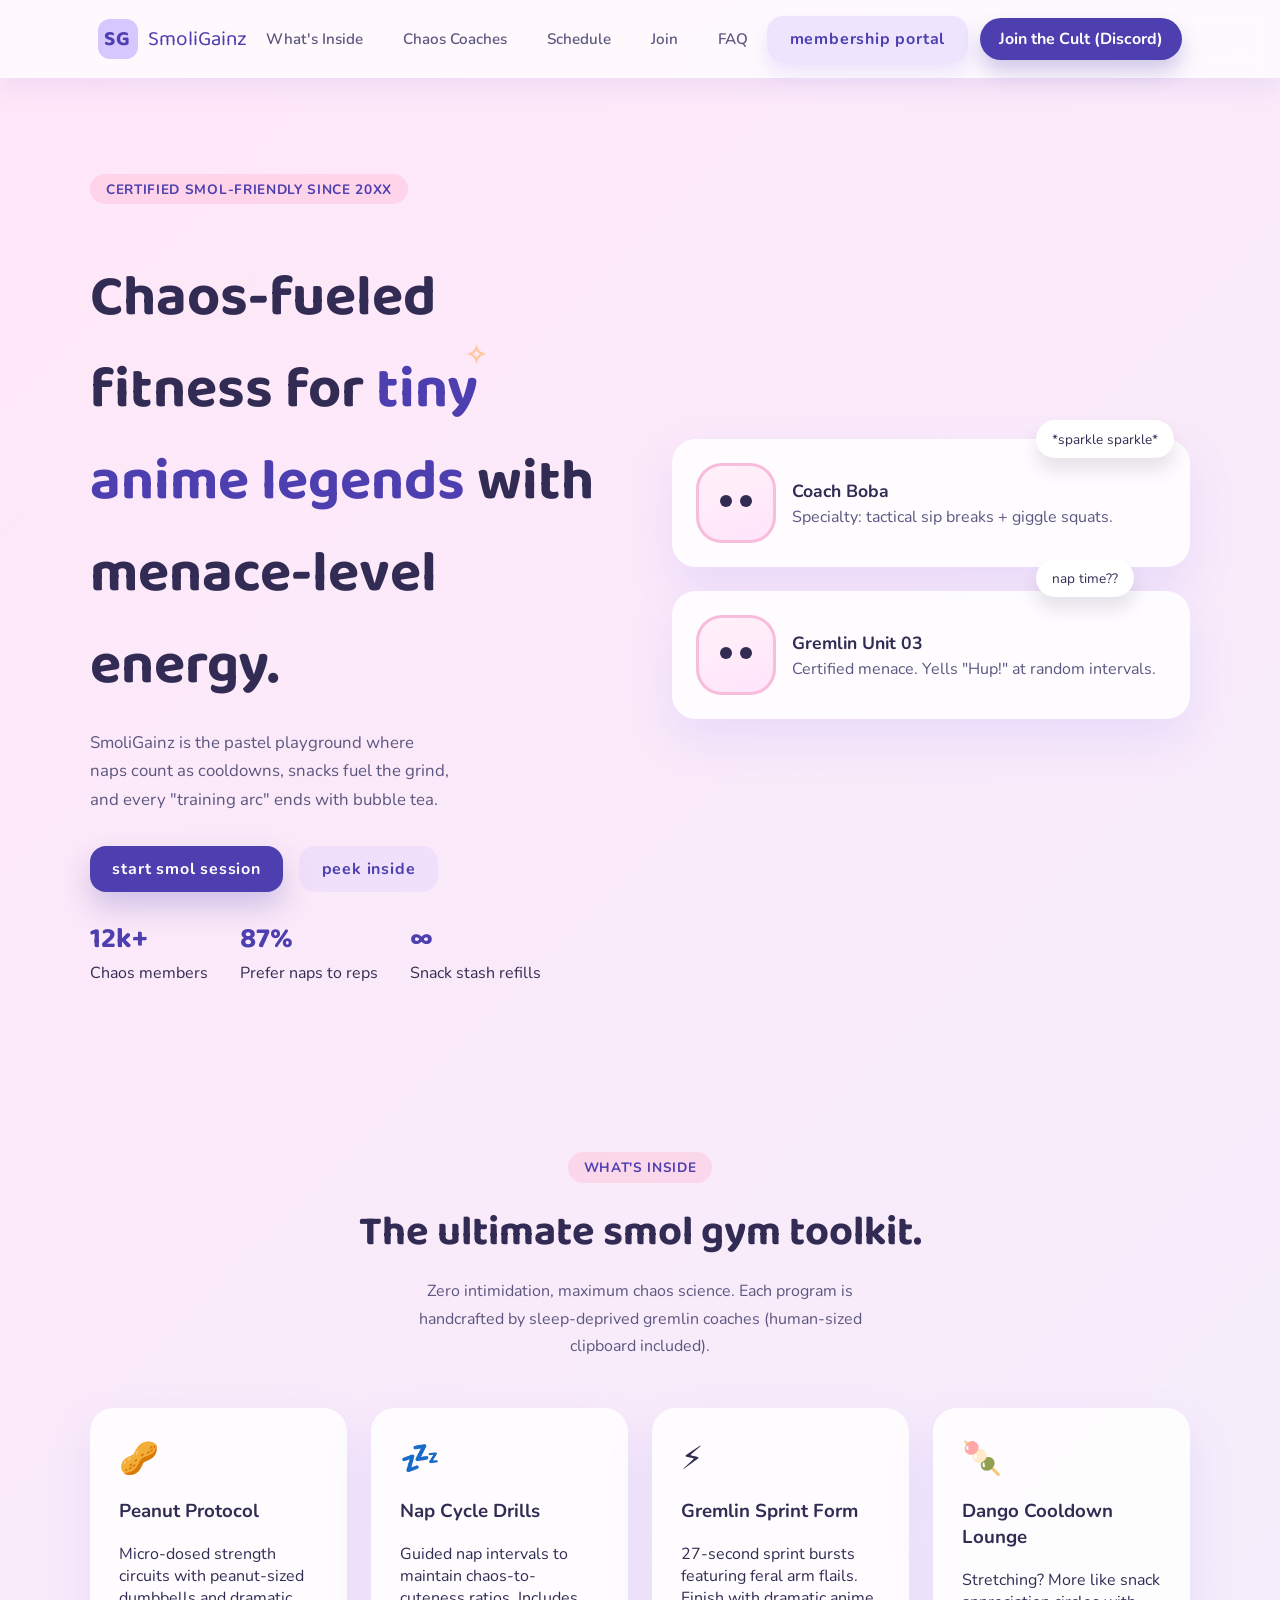
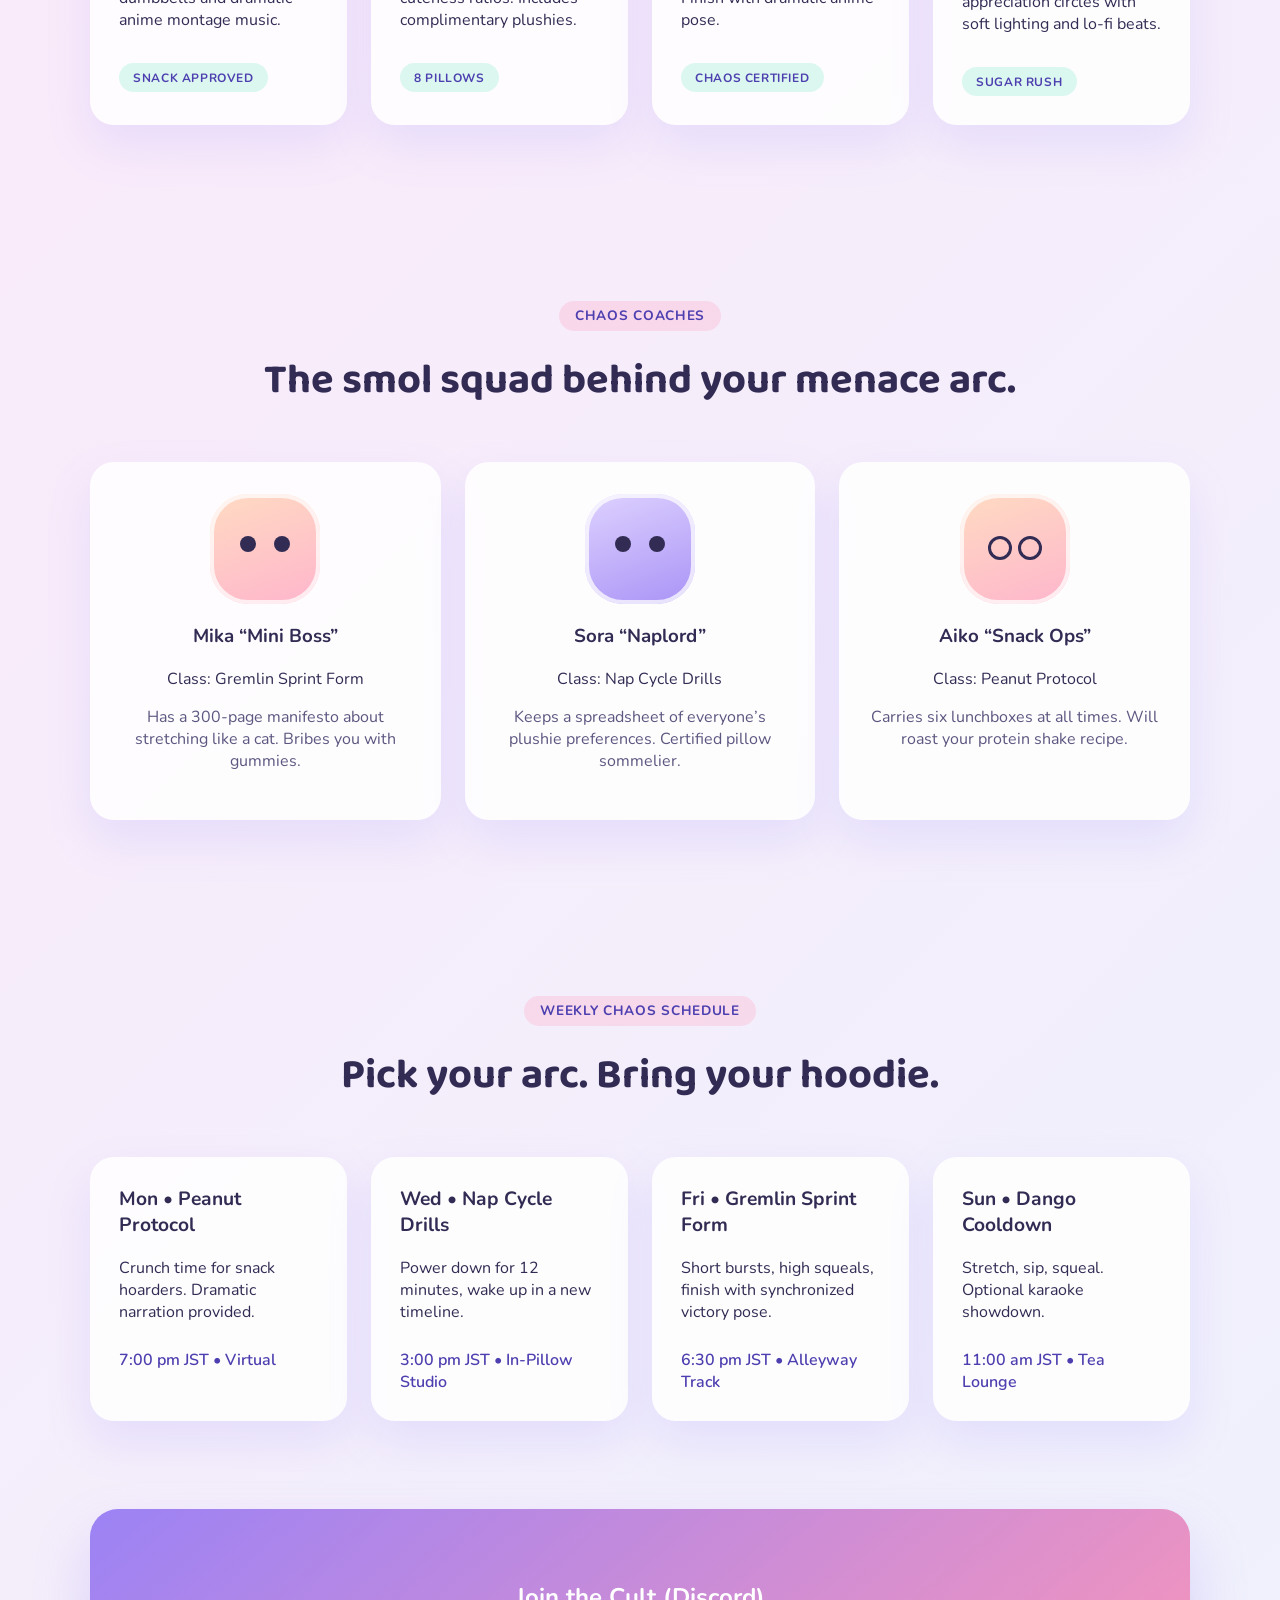
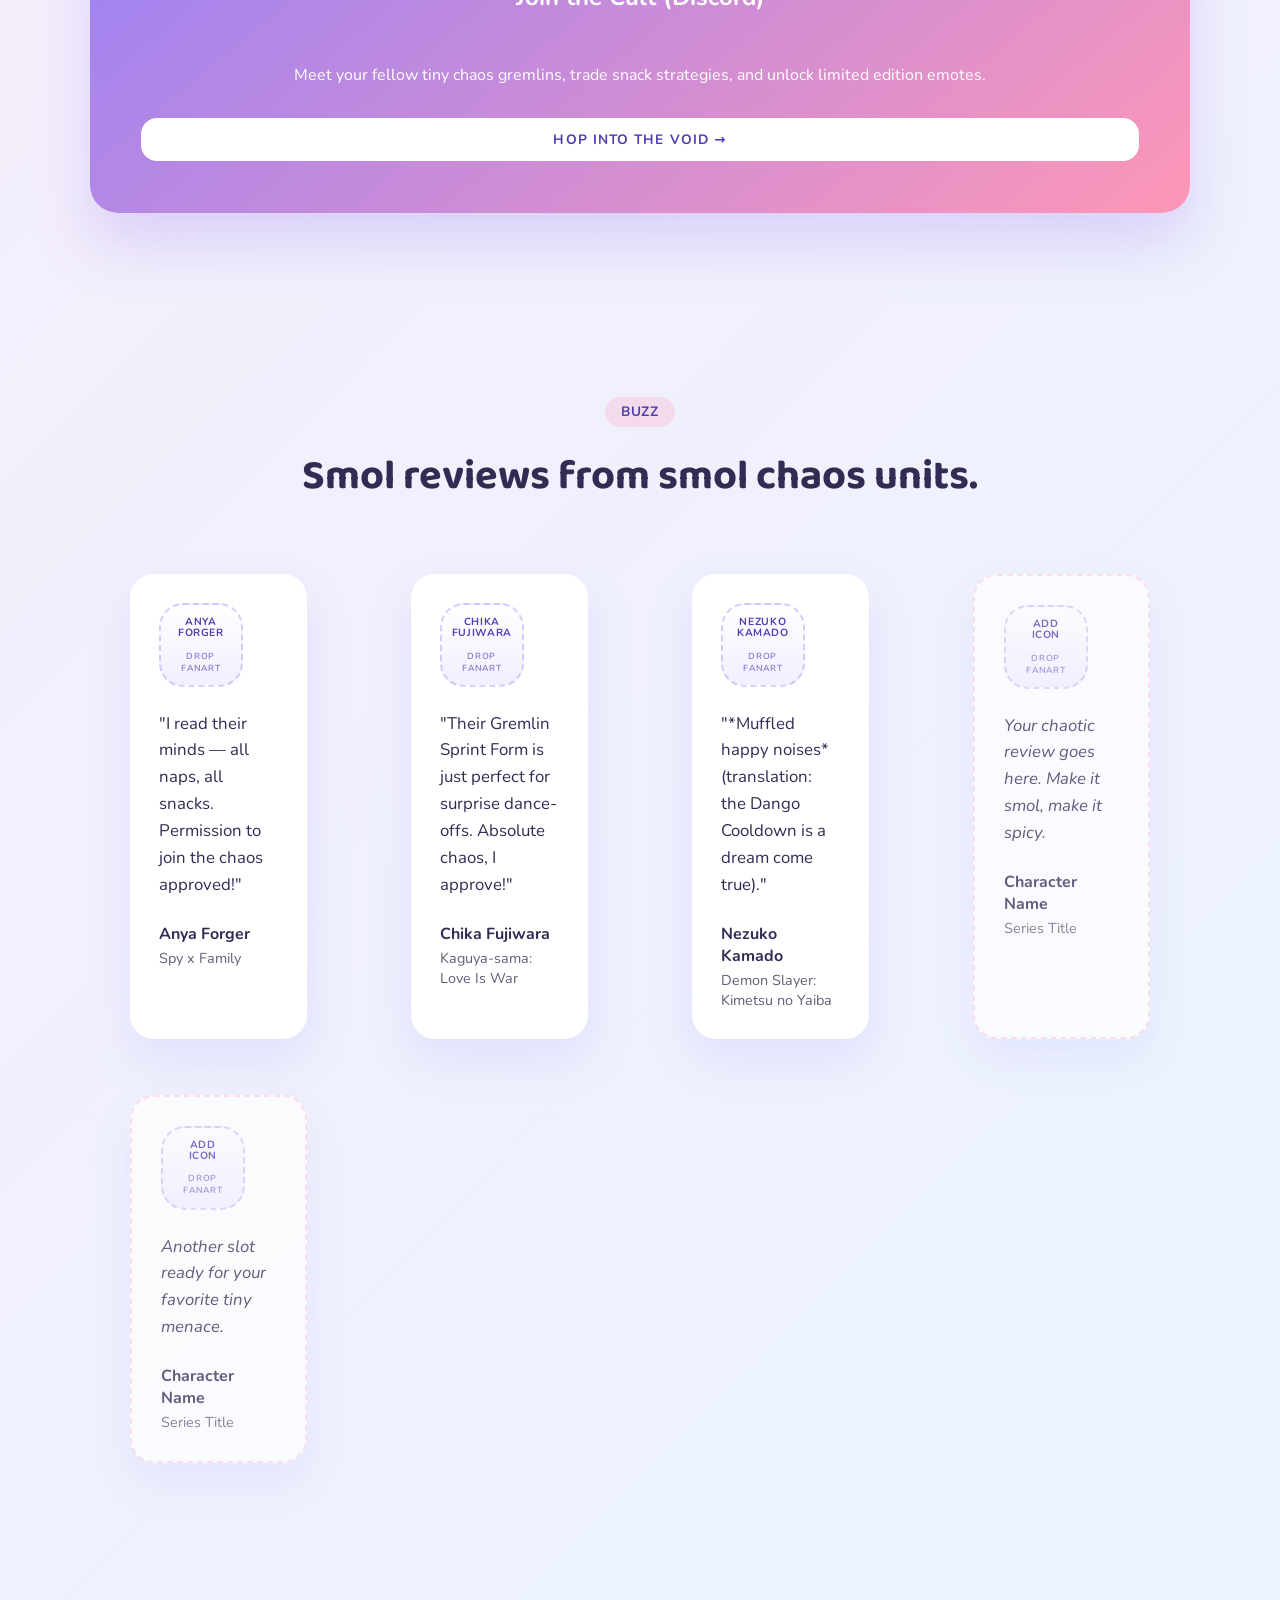
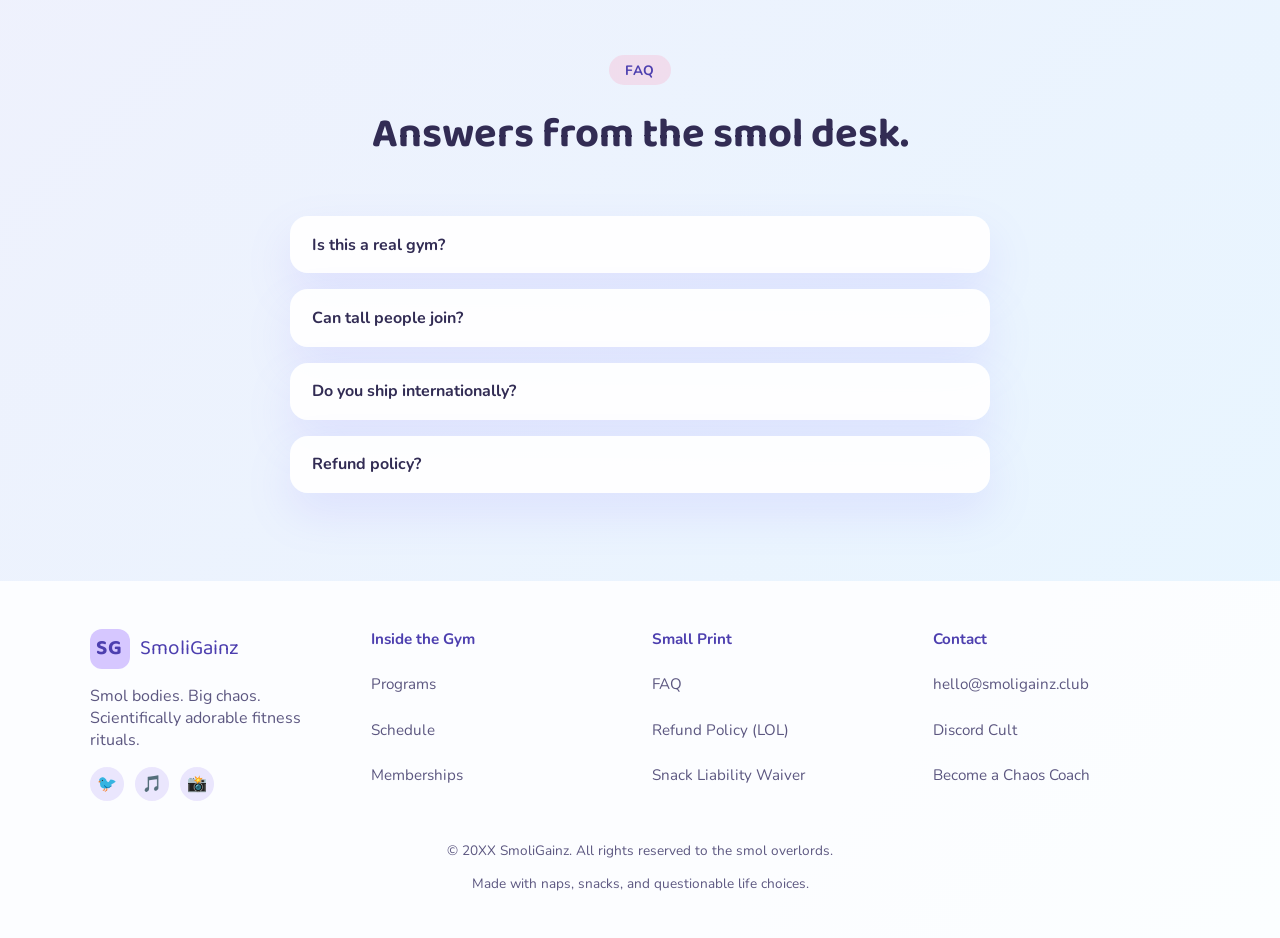
<file: index.html>
<!DOCTYPE html>
<html lang="en">
  <head>
    <meta charset="UTF-8" />
    <meta name="viewport" content="width=device-width, initial-scale=1.0" />
    <title>SmoliGainz | Chaos-Fueled Fitness for Smol Anime Icons</title>
    <link rel="preconnect" href="https://fonts.googleapis.com" />
    <link rel="preconnect" href="https://fonts.gstatic.com" crossorigin />
    <link
      href="https://fonts.googleapis.com/css2?family=Baloo+2:wght@500;600;700&family=Nunito:wght@400;600;700&display=swap"
      rel="stylesheet"
    />
    <link rel="stylesheet" href="styles.css" />
  </head>
  <body>
    <header class="site-header">
      <div class="container">
        <div class="logo">
          <span class="logo-mark">SG</span>
          <span class="logo-text">SmoliGainz</span>
        </div>
        <nav class="main-nav">
          <a href="#inside">What's Inside</a>
          <a href="#coaches">Chaos Coaches</a>
          <a href="#schedule">Schedule</a>
          <a href="memberships.html">Join</a>
          <a href="#faq">FAQ</a>
        </nav>
        <div class="header-actions">
          <a class="btn header-membership" href="memberships.html">Membership Portal</a>
          <a class="discord-btn" href="https://discord.gg" target="_blank" rel="noreferrer">
            Join the Cult (Discord)
          </a>
        </div>
      </div>
    </header>

    <main>
      <section class="hero">
        <div class="container hero-grid">
          <div class="hero-copy">
            <span class="pill">Certified Smol-Friendly since 20XX</span>
            <h1>
              Chaos-fueled fitness for <span class="sparkle">tiny anime legends</span> with
              menace-level energy.
            </h1>
            <p>
              SmoliGainz is the pastel playground where naps count as cooldowns, snacks fuel
              the grind, and every "training arc" ends with bubble tea.
            </p>
            <div class="hero-actions">
              <a class="btn primary" href="memberships.html">Start Smol Session</a>
              <a class="btn ghost" href="#inside">Peek Inside</a>
            </div>
            <ul class="hero-stats">
              <li>
                <strong>12k+</strong>
                <span>Chaos members</span>
              </li>
              <li>
                <strong>87%</strong>
                <span>Prefer naps to reps</span>
              </li>
              <li>
                <strong>∞</strong>
                <span>Snack stash refills</span>
              </li>
            </ul>
          </div>
          <div class="hero-mascots" aria-hidden="true">
            <div class="mascot-card boba">
              <div class="mascot"></div>
              <div class="card-copy">
                <h3>Coach Boba</h3>
                <p>Specialty: tactical sip breaks + giggle squats.</p>
              </div>
            </div>
            <div class="mascot-card gremlin">
              <div class="mascot"></div>
              <div class="card-copy">
                <h3>Gremlin Unit 03</h3>
                <p>Certified menace. Yells "Hup!" at random intervals.</p>
              </div>
            </div>
            <div class="hero-bubble">*sparkle sparkle*</div>
            <div class="hero-bubble mini">nap time??</div>
          </div>
        </div>
      </section>

      <section id="inside" class="section whats-inside">
        <div class="container">
          <div class="section-heading">
            <span class="pill">What's Inside</span>
            <h2>The ultimate smol gym toolkit.</h2>
            <p>
              Zero intimidation, maximum chaos science. Each program is handcrafted by sleep-deprived
              gremlin coaches (human-sized clipboard included).
            </p>
          </div>
          <div class="features-grid">
            <article class="feature-card">
              <div class="icon">🥜</div>
              <h3>Peanut Protocol</h3>
              <p>
                Micro-dosed strength circuits with peanut-sized dumbbells and dramatic anime montage music.
              </p>
              <span class="tag">Snack Approved</span>
            </article>
            <article class="feature-card">
              <div class="icon">💤</div>
              <h3>Nap Cycle Drills</h3>
              <p>
                Guided nap intervals to maintain chaos-to-cuteness ratios. Includes complimentary plushies.
              </p>
              <span class="tag">8 Pillows</span>
            </article>
            <article class="feature-card">
              <div class="icon">⚡</div>
              <h3>Gremlin Sprint Form</h3>
              <p>
                27-second sprint bursts featuring feral arm flails. Finish with dramatic anime pose.
              </p>
              <span class="tag">Chaos Certified</span>
            </article>
            <article class="feature-card">
              <div class="icon">🍡</div>
              <h3>Dango Cooldown Lounge</h3>
              <p>
                Stretching? More like snack appreciation circles with soft lighting and lo-fi beats.
              </p>
              <span class="tag">Sugar Rush</span>
            </article>
          </div>
        </div>
      </section>

      <section id="coaches" class="section coaches">
        <div class="container">
          <div class="section-heading">
            <span class="pill">Chaos Coaches</span>
            <h2>The smol squad behind your menace arc.</h2>
          </div>
          <div class="coach-grid">
            <div class="coach-card">
              <div class="coach-avatar bubble" aria-hidden="true"></div>
              <h3>Mika “Mini Boss”</h3>
              <p>Class: Gremlin Sprint Form</p>
              <p class="bio">Has a 300-page manifesto about stretching like a cat. Bribes you with gummies.</p>
            </div>
            <div class="coach-card">
              <div class="coach-avatar hoodie" aria-hidden="true"></div>
              <h3>Sora “Naplord”</h3>
              <p>Class: Nap Cycle Drills</p>
              <p class="bio">Keeps a spreadsheet of everyone’s plushie preferences. Certified pillow sommelier.</p>
            </div>
            <div class="coach-card">
              <div class="coach-avatar glasses" aria-hidden="true"></div>
              <h3>Aiko “Snack Ops”</h3>
              <p>Class: Peanut Protocol</p>
              <p class="bio">Carries six lunchboxes at all times. Will roast your protein shake recipe.</p>
            </div>
          </div>
        </div>
      </section>

      <section id="schedule" class="section schedule">
        <div class="container">
          <div class="section-heading">
            <span class="pill">Weekly Chaos Schedule</span>
            <h2>Pick your arc. Bring your hoodie.</h2>
          </div>
          <div class="schedule-grid">
            <div class="schedule-card">
              <h3>Mon • Peanut Protocol</h3>
              <p>Crunch time for snack hoarders. Dramatic narration provided.</p>
              <span>7:00 pm JST • Virtual</span>
            </div>
            <div class="schedule-card">
              <h3>Wed • Nap Cycle Drills</h3>
              <p>Power down for 12 minutes, wake up in a new timeline.</p>
              <span>3:00 pm JST • In-Pillow Studio</span>
            </div>
            <div class="schedule-card">
              <h3>Fri • Gremlin Sprint Form</h3>
              <p>Short bursts, high squeals, finish with synchronized victory pose.</p>
              <span>6:30 pm JST • Alleyway Track</span>
            </div>
            <div class="schedule-card">
              <h3>Sun • Dango Cooldown</h3>
              <p>Stretch, sip, squeal. Optional karaoke showdown.</p>
              <span>11:00 am JST • Tea Lounge</span>
            </div>
          </div>
        </div>
      </section>

      <section class="section cta-discord">
        <div class="container">
          <div class="cta-card">
            <h2>Join the Cult (Discord)</h2>
            <p>
              Meet your fellow tiny chaos gremlins, trade snack strategies, and unlock limited edition emotes.
            </p>
            <a class="btn discord" href="https://discord.gg" target="_blank" rel="noreferrer">
              hop into the void →
            </a>
          </div>
        </div>
      </section>

      <section class="section testimonials">
        <div class="container">
          <div class="section-heading">
            <span class="pill">Buzz</span>
            <h2>Smol reviews from smol chaos units.</h2>
          </div>
          <div class="testimonials-grid">
            <figure class="testimonial">
              <div class="portrait-slot" aria-hidden="true">
                <span class="portrait-name">Anya<br />Forger</span>
                <small>drop fanart</small>
              </div>
              <blockquote>
                "I read their minds — all naps, all snacks. Permission to join the chaos approved!"
              </blockquote>
              <figcaption>
                <strong>Anya Forger</strong>
                <span>Spy x Family</span>
              </figcaption>
            </figure>
            <figure class="testimonial">
              <div class="portrait-slot" aria-hidden="true">
                <span class="portrait-name">Chika<br />Fujiwara</span>
                <small>drop fanart</small>
              </div>
              <blockquote>
                "Their Gremlin Sprint Form is just perfect for surprise dance-offs. Absolute chaos, I approve!"
              </blockquote>
              <figcaption>
                <strong>Chika Fujiwara</strong>
                <span>Kaguya-sama: Love Is War</span>
              </figcaption>
            </figure>
            <figure class="testimonial">
              <div class="portrait-slot" aria-hidden="true">
                <span class="portrait-name">Nezuko<br />Kamado</span>
                <small>drop fanart</small>
              </div>
              <blockquote>
                "*Muffled happy noises* (translation: the Dango Cooldown is a dream come true)."
              </blockquote>
              <figcaption>
                <strong>Nezuko Kamado</strong>
                <span>Demon Slayer: Kimetsu no Yaiba</span>
              </figcaption>
            </figure>
            <figure class="testimonial placeholder">
              <div class="portrait-slot" aria-hidden="true">
                <span class="portrait-name">Add<br />Icon</span>
                <small>drop fanart</small>
              </div>
              <blockquote>
                <em>Your chaotic review goes here. Make it smol, make it spicy.</em>
              </blockquote>
              <figcaption>
                <strong>Character Name</strong>
                <span>Series Title</span>
              </figcaption>
            </figure>
            <figure class="testimonial placeholder">
              <div class="portrait-slot" aria-hidden="true">
                <span class="portrait-name">Add<br />Icon</span>
                <small>drop fanart</small>
              </div>
              <blockquote>
                <em>Another slot ready for your favorite tiny menace.</em>
              </blockquote>
              <figcaption>
                <strong>Character Name</strong>
                <span>Series Title</span>
              </figcaption>
            </figure>
          </div>
        </div>
      </section>

      <section id="faq" class="section faq">
        <div class="container">
          <div class="section-heading">
            <span class="pill">FAQ</span>
            <h2>Answers from the smol desk.</h2>
          </div>
          <div class="faq-grid">
            <details>
              <summary>Is this a real gym?</summary>
              <p>
                It’s a parody fitness collective powered by pastel energy. Workouts optional. Snacks mandatory.
              </p>
            </details>
            <details>
              <summary>Can tall people join?</summary>
              <p>
                Yes, but you must squat to our eye level when speaking. Also bring tribute boba.
              </p>
            </details>
            <details>
              <summary>Do you ship internationally?</summary>
              <p>
                Stickers, yes. Chaos, absolutely. Plushies, only with proper nap insurance.
              </p>
            </details>
            <details>
              <summary>Refund policy?</summary>
              <p>
                LOL. We’ll refund in the form of 32 sparkle stickers and a heartfelt giggle.
              </p>
            </details>
          </div>
        </div>
      </section>
    </main>

    <footer class="site-footer">
      <div class="container footer-grid">
        <div class="footer-brand">
          <div class="logo">
            <span class="logo-mark">SG</span>
            <span class="logo-text">SmoliGainz</span>
          </div>
          <p>Smol bodies. Big chaos. Scientifically adorable fitness rituals.</p>
          <div class="footer-socials">
            <a href="#" aria-label="Follow on Twitter">🐦</a>
            <a href="#" aria-label="Follow on TikTok">🎵</a>
            <a href="#" aria-label="Follow on Instagram">📸</a>
          </div>
        </div>
        <div class="footer-links">
          <strong>Inside the Gym</strong>
          <a href="#inside">Programs</a>
          <a href="#schedule">Schedule</a>
          <a href="memberships.html">Memberships</a>
        </div>
        <div class="footer-links">
          <strong>Small Print</strong>
          <a href="#faq">FAQ</a>
          <a href="#">Refund Policy (LOL)</a>
          <a href="#">Snack Liability Waiver</a>
        </div>
        <div class="footer-links">
          <strong>Contact</strong>
          <a href="mailto:hello@smoligainz.club">hello@smoligainz.club</a>
          <a href="https://discord.gg" target="_blank" rel="noreferrer">Discord Cult</a>
          <a href="#">Become a Chaos Coach</a>
        </div>
      </div>
      <div class="footer-bottom">
        <p>© 20XX SmoliGainz. All rights reserved to the smol overlords.</p>
        <p>Made with naps, snacks, and questionable life choices.</p>
      </div>
    </footer>

    <script src="script.js"></script>
  </body>
</html>
</file>
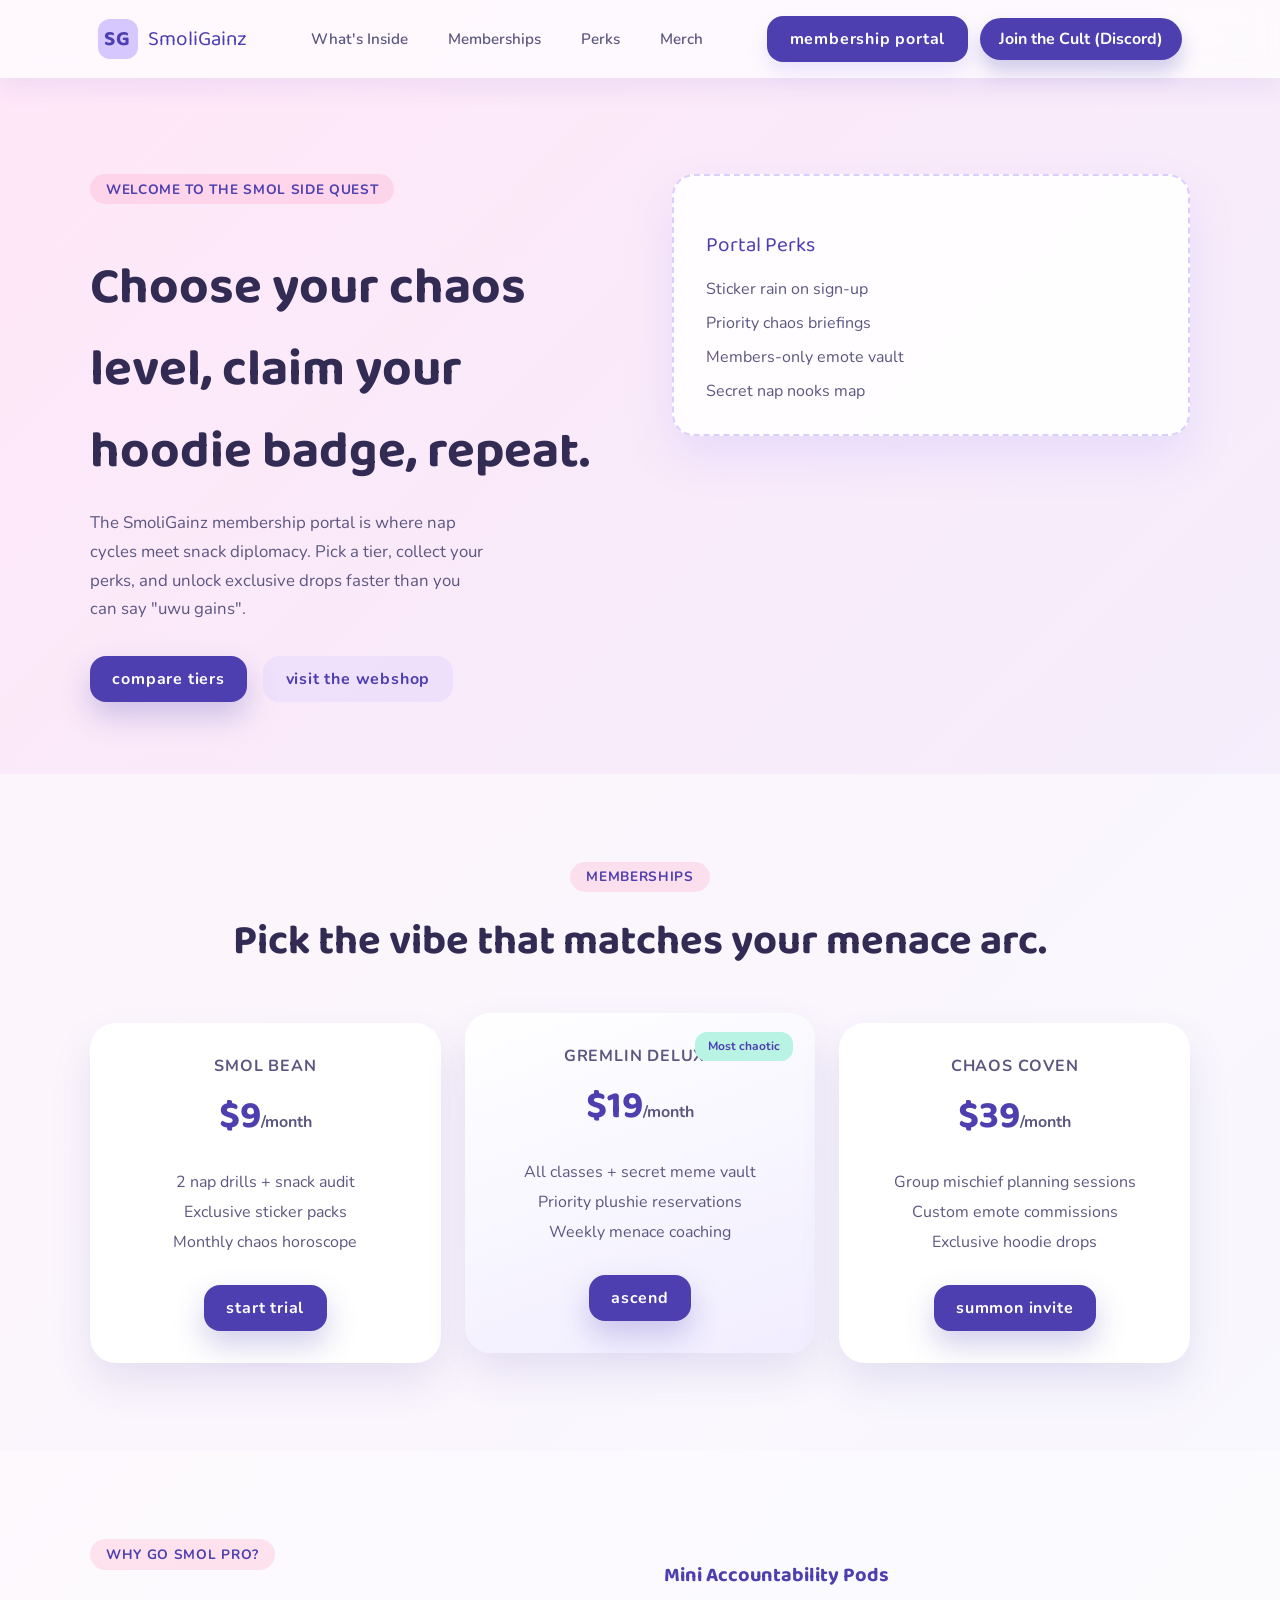
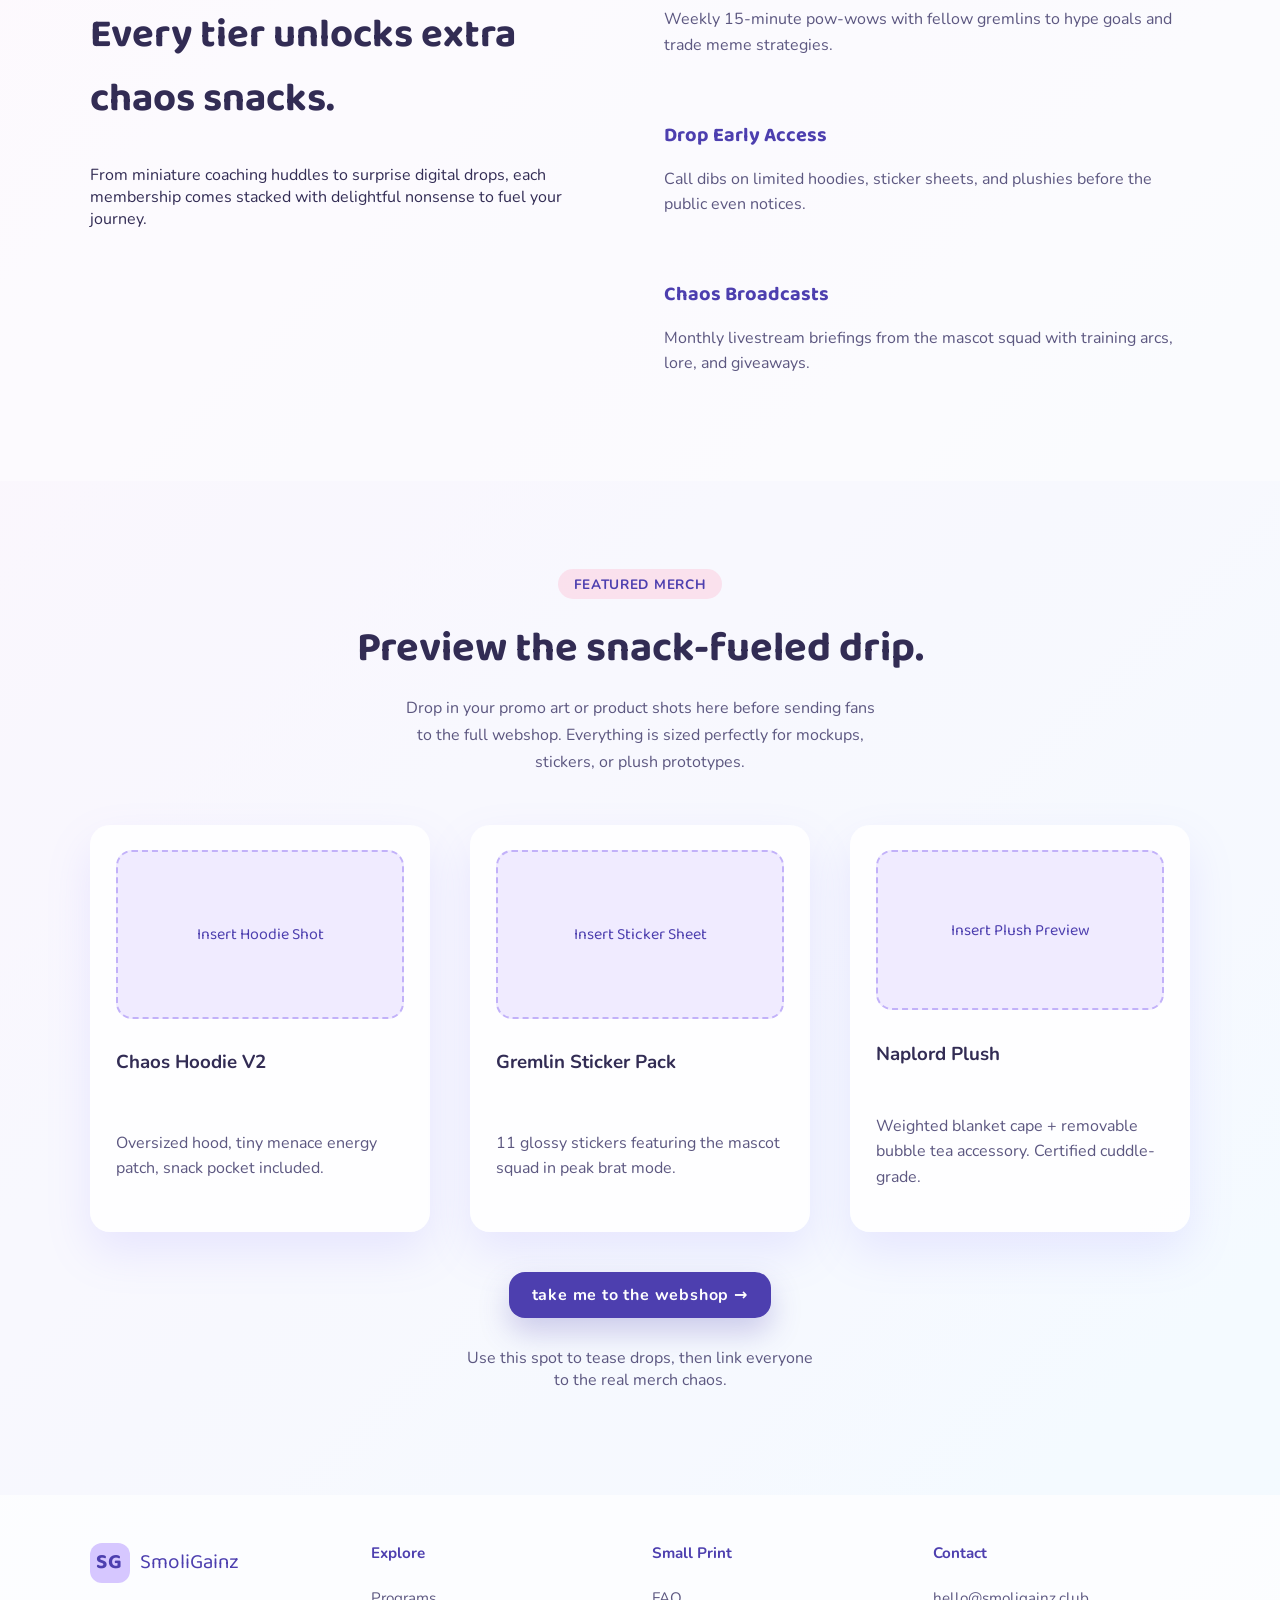
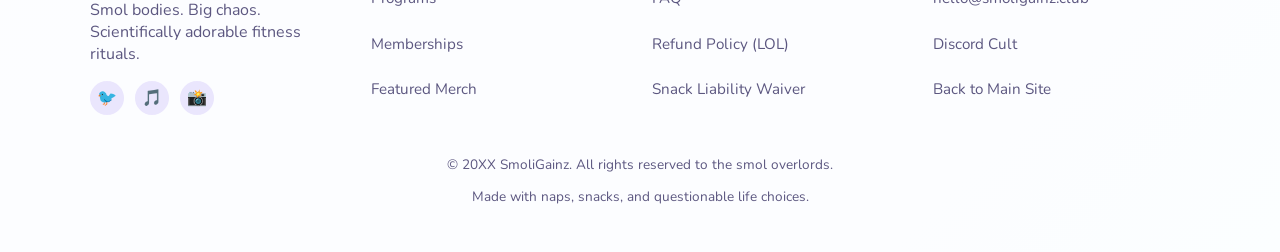
<file: memberships.html>
<!DOCTYPE html>
<html lang="en">
  <head>
    <meta charset="UTF-8" />
    <meta name="viewport" content="width=device-width, initial-scale=1.0" />
    <title>SmoliGainz Membership Portal</title>
    <link rel="preconnect" href="https://fonts.googleapis.com" />
    <link rel="preconnect" href="https://fonts.gstatic.com" crossorigin />
    <link
      href="https://fonts.googleapis.com/css2?family=Baloo+2:wght@500;600;700&family=Nunito:wght@400;600;700&display=swap"
      rel="stylesheet"
    />
    <link rel="stylesheet" href="styles.css" />
  </head>
  <body class="membership-page">
    <header class="site-header">
      <div class="container">
        <div class="logo">
          <span class="logo-mark">SG</span>
          <span class="logo-text">SmoliGainz</span>
        </div>
        <nav class="main-nav">
          <a href="index.html#inside">What's Inside</a>
          <a href="#plans">Memberships</a>
          <a href="#perks">Perks</a>
          <a href="#merch">Merch</a>
        </nav>
        <div class="header-actions">
          <a class="btn header-membership current" href="#plans">Membership Portal</a>
          <a class="discord-btn" href="https://discord.gg" target="_blank" rel="noreferrer">
            Join the Cult (Discord)
          </a>
        </div>
      </div>
    </header>

    <main>
      <section class="membership-hero" id="plans">
        <div class="container membership-hero-grid">
          <div class="membership-hero-copy">
            <span class="pill">Welcome to the Smol Side Quest</span>
            <h1>Choose your chaos level, claim your hoodie badge, repeat.</h1>
            <p>
              The SmoliGainz membership portal is where nap cycles meet snack diplomacy. Pick a tier,
              collect your perks, and unlock exclusive drops faster than you can say "uwu gains".
            </p>
            <div class="membership-hero-actions">
              <a class="btn primary" href="#tiers">Compare Tiers</a>
              <a class="btn ghost" href="https://shop.smoligainz.club" target="_blank" rel="noreferrer">
                Visit the Webshop
              </a>
            </div>
          </div>
          <div class="membership-hero-card" aria-hidden="true">
            <p class="card-title">Portal Perks</p>
            <ul>
              <li>Sticker rain on sign-up</li>
              <li>Priority chaos briefings</li>
              <li>Members-only emote vault</li>
              <li>Secret nap nooks map</li>
            </ul>
          </div>
        </div>
      </section>

      <section class="section memberships" id="tiers">
        <div class="container">
          <div class="section-heading">
            <span class="pill">Memberships</span>
            <h2>Pick the vibe that matches your menace arc.</h2>
          </div>
          <div class="tiers-grid">
            <div class="tier-card">
              <span class="tier-name">Smol Bean</span>
              <h3>$9<span>/month</span></h3>
              <ul>
                <li>2 nap drills + snack audit</li>
                <li>Exclusive sticker packs</li>
                <li>Monthly chaos horoscope</li>
              </ul>
              <a class="btn primary" href="#">Start Trial</a>
            </div>
            <div class="tier-card featured">
              <span class="tier-name">Gremlin Deluxe</span>
              <h3>$19<span>/month</span></h3>
              <ul>
                <li>All classes + secret meme vault</li>
                <li>Priority plushie reservations</li>
                <li>Weekly menace coaching</li>
              </ul>
              <a class="btn primary" href="#">Ascend</a>
              <span class="badge">Most chaotic</span>
            </div>
            <div class="tier-card">
              <span class="tier-name">Chaos Coven</span>
              <h3>$39<span>/month</span></h3>
              <ul>
                <li>Group mischief planning sessions</li>
                <li>Custom emote commissions</li>
                <li>Exclusive hoodie drops</li>
              </ul>
              <a class="btn primary" href="#">Summon Invite</a>
            </div>
          </div>
        </div>
      </section>

      <section class="section membership-perks" id="perks">
        <div class="container perks-grid">
          <div class="perks-intro">
            <span class="pill">Why go smol pro?</span>
            <h2>Every tier unlocks extra chaos snacks.</h2>
            <p>
              From miniature coaching huddles to surprise digital drops, each membership comes stacked with
              delightful nonsense to fuel your journey.
            </p>
          </div>
          <ul class="perks-list">
            <li>
              <h3>Mini Accountability Pods</h3>
              <p>Weekly 15-minute pow-wows with fellow gremlins to hype goals and trade meme strategies.</p>
            </li>
            <li>
              <h3>Drop Early Access</h3>
              <p>Call dibs on limited hoodies, sticker sheets, and plushies before the public even notices.</p>
            </li>
            <li>
              <h3>Chaos Broadcasts</h3>
              <p>Monthly livestream briefings from the mascot squad with training arcs, lore, and giveaways.</p>
            </li>
          </ul>
        </div>
      </section>

      <section class="section merch-highlight" id="merch">
        <div class="container">
          <div class="section-heading">
            <span class="pill">Featured Merch</span>
            <h2>Preview the snack-fueled drip.</h2>
            <p>
              Drop in your promo art or product shots here before sending fans to the full webshop. Everything is
              sized perfectly for mockups, stickers, or plush prototypes.
            </p>
          </div>
          <div class="merch-grid">
            <article class="merch-card">
              <div class="merch-media" aria-hidden="true">Insert Hoodie Shot</div>
              <h3>Chaos Hoodie V2</h3>
              <p>Oversized hood, tiny menace energy patch, snack pocket included.</p>
            </article>
            <article class="merch-card">
              <div class="merch-media" aria-hidden="true">Insert Sticker Sheet</div>
              <h3>Gremlin Sticker Pack</h3>
              <p>11 glossy stickers featuring the mascot squad in peak brat mode.</p>
            </article>
            <article class="merch-card">
              <div class="merch-media" aria-hidden="true">Insert Plush Preview</div>
              <h3>Naplord Plush</h3>
              <p>Weighted blanket cape + removable bubble tea accessory. Certified cuddle-grade.</p>
            </article>
          </div>
          <div class="webshop-cta">
            <a class="btn primary" href="https://shop.smoligainz.club" target="_blank" rel="noreferrer">
              Take me to the Webshop →
            </a>
            <p class="cta-caption">Use this spot to tease drops, then link everyone to the real merch chaos.</p>
          </div>
        </div>
      </section>
    </main>

    <footer class="site-footer">
      <div class="container footer-grid">
        <div class="footer-brand">
          <div class="logo">
            <span class="logo-mark">SG</span>
            <span class="logo-text">SmoliGainz</span>
          </div>
          <p>Smol bodies. Big chaos. Scientifically adorable fitness rituals.</p>
          <div class="footer-socials">
            <a href="#" aria-label="Follow on Twitter">🐦</a>
            <a href="#" aria-label="Follow on TikTok">🎵</a>
            <a href="#" aria-label="Follow on Instagram">📸</a>
          </div>
        </div>
        <div class="footer-links">
          <strong>Explore</strong>
          <a href="index.html#inside">Programs</a>
          <a href="#tiers">Memberships</a>
          <a href="#merch">Featured Merch</a>
        </div>
        <div class="footer-links">
          <strong>Small Print</strong>
          <a href="index.html#faq">FAQ</a>
          <a href="#">Refund Policy (LOL)</a>
          <a href="#">Snack Liability Waiver</a>
        </div>
        <div class="footer-links">
          <strong>Contact</strong>
          <a href="mailto:hello@smoligainz.club">hello@smoligainz.club</a>
          <a href="https://discord.gg" target="_blank" rel="noreferrer">Discord Cult</a>
          <a href="index.html">Back to Main Site</a>
        </div>
      </div>
      <div class="footer-bottom">
        <p>© 20XX SmoliGainz. All rights reserved to the smol overlords.</p>
        <p>Made with naps, snacks, and questionable life choices.</p>
      </div>
    </footer>
    <script src="script.js" defer></script>
  </body>
</html>
</file>
<file: styles.css>
:root {
  --bg-gradient: linear-gradient(135deg, #ffe7f8 0%, #e7f6ff 100%);
  --pink: #ff8fb1;
  --peach: #ffc8a2;
  --mint: #b9f3e4;
  --lavender: #d6c7ff;
  --purple: #9479f4;
  --deep-purple: #4d3faf;
  --text: #322c54;
  --text-light: #5c5780;
  --card-bg: #ffffffde;
  --shadow: 0 20px 45px rgba(141, 126, 255, 0.15);
}

* {
  box-sizing: border-box;
}

body {
  margin: 0;
  font-family: "Nunito", system-ui, -apple-system, BlinkMacSystemFont, "Segoe UI", sans-serif;
  color: var(--text);
  background: var(--bg-gradient);
  min-height: 100vh;
}

a {
  text-decoration: none;
  color: inherit;
}

img {
  max-width: 100%;
  display: block;
}

.container {
  width: min(1100px, 92vw);
  margin: 0 auto;
}

.site-header {
  position: sticky;
  top: 0;
  z-index: 10;
  background: rgba(255, 255, 255, 0.72);
  backdrop-filter: blur(12px);
  box-shadow: 0 12px 20px rgba(101, 83, 197, 0.08);
}

.site-header .container {
  display: flex;
  align-items: center;
  justify-content: space-between;
  padding: 1rem 0.5rem;
}

.logo {
  display: flex;
  align-items: center;
  gap: 0.6rem;
  font-family: "Baloo 2", cursive;
  font-size: 1.3rem;
  color: var(--deep-purple);
}

.logo-mark {
  display: grid;
  place-items: center;
  width: 40px;
  height: 40px;
  border-radius: 12px;
  background: var(--lavender);
  color: var(--deep-purple);
  font-weight: 700;
  letter-spacing: 0.05em;
}

.main-nav {
  display: flex;
  gap: 1rem;
  font-weight: 600;
  font-size: 0.95rem;
}

.main-nav a {
  padding: 0.5rem 0.75rem;
  border-radius: 999px;
  color: var(--text-light);
  transition: all 0.2s ease;
}

.main-nav a:hover,
.main-nav a:focus-visible {
  color: var(--deep-purple);
  background: rgba(148, 121, 244, 0.15);
}

.header-actions {
  display: flex;
  align-items: center;
  gap: 0.75rem;
  flex-wrap: wrap;
}

.header-membership {
  background: rgba(148, 121, 244, 0.16);
  color: var(--deep-purple);
  box-shadow: 0 10px 18px rgba(148, 121, 244, 0.18);
}

.header-membership:hover {
  transform: translateY(-2px);
  background: rgba(148, 121, 244, 0.28);
}

.header-membership.current {
  background: var(--deep-purple);
  color: #fff;
}

.discord-btn {
  background: var(--deep-purple);
  color: white;
  padding: 0.6rem 1.2rem;
  border-radius: 999px;
  font-weight: 700;
  box-shadow: 0 12px 20px rgba(77, 63, 175, 0.25);
  transition: transform 0.2s ease, box-shadow 0.2s ease;
}

.discord-btn:hover {
  transform: translateY(-2px);
  box-shadow: 0 16px 22px rgba(77, 63, 175, 0.25);
}

.hero {
  padding: 6rem 0 5rem;
}

.hero-grid {
  display: grid;
  grid-template-columns: repeat(auto-fit, minmax(280px, 1fr));
  gap: clamp(2.5rem, 5vw, 4rem);
  align-items: center;
}

.hero-copy h1 {
  font-family: "Baloo 2", cursive;
  font-size: clamp(2.4rem, 5vw, 3.6rem);
  margin-bottom: 1rem;
}

.hero-copy p {
  font-size: 1.05rem;
  line-height: 1.7;
  color: var(--text-light);
  max-width: 36ch;
}

.pill {
  display: inline-flex;
  align-items: center;
  justify-content: center;
  padding: 0.35rem 1rem;
  border-radius: 999px;
  background: rgba(255, 143, 177, 0.22);
  color: var(--deep-purple);
  font-weight: 700;
  font-size: 0.85rem;
  text-transform: uppercase;
  letter-spacing: 0.05em;
}

.sparkle {
  color: var(--deep-purple);
  position: relative;
}

.sparkle::after {
  content: "✧";
  position: absolute;
  right: -1.4rem;
  top: -0.5rem;
  font-size: 1.6rem;
  color: var(--peach);
  animation: twinkle 1.6s ease-in-out infinite;
}

.hero-actions {
  margin: 2rem 0 1.5rem;
  display: flex;
  gap: 1rem;
  flex-wrap: wrap;
}

.btn {
  display: inline-flex;
  align-items: center;
  justify-content: center;
  padding: 0.75rem 1.4rem;
  border-radius: 16px;
  font-weight: 700;
  text-transform: lowercase;
  letter-spacing: 0.05em;
  transition: transform 0.2s ease, box-shadow 0.2s ease, background 0.2s ease;
}

.btn.primary {
  background: var(--deep-purple);
  color: #fff;
  box-shadow: 0 14px 30px rgba(77, 63, 175, 0.25);
}

.btn.primary:hover {
  transform: translateY(-2px);
}

.btn.ghost {
  background: rgba(212, 197, 255, 0.3);
  color: var(--deep-purple);
}

.btn.ghost:hover {
  background: rgba(148, 121, 244, 0.45);
}

.hero-stats {
  display: flex;
  gap: 2rem;
  list-style: none;
  padding: 0;
  margin: 0;
}

.hero-stats strong {
  display: block;
  font-family: "Baloo 2", cursive;
  font-size: 1.8rem;
  color: var(--deep-purple);
}

.membership-hero {
  padding: 6rem 0 4.5rem;
}

.membership-hero-grid {
  display: grid;
  grid-template-columns: repeat(auto-fit, minmax(280px, 1fr));
  gap: clamp(2.5rem, 5vw, 4rem);
  align-items: start;
}

.membership-hero-copy h1 {
  font-family: "Baloo 2", cursive;
  font-size: clamp(2.3rem, 4.4vw, 3.2rem);
  margin-bottom: 1rem;
}

.membership-hero-copy p {
  font-size: 1.05rem;
  line-height: 1.7;
  color: var(--text-light);
  max-width: 40ch;
}

.membership-hero-actions {
  margin-top: 2rem;
  display: flex;
  gap: 1rem;
  flex-wrap: wrap;
}

.membership-hero-card {
  background: var(--card-bg);
  border-radius: 22px;
  padding: 2rem;
  box-shadow: var(--shadow);
  border: 2px dashed rgba(148, 121, 244, 0.35);
}

.membership-hero-card .card-title {
  font-family: "Baloo 2", cursive;
  font-size: 1.3rem;
  color: var(--deep-purple);
  margin-bottom: 1rem;
}

.membership-hero-card ul {
  list-style: none;
  padding: 0;
  margin: 0;
  display: grid;
  gap: 0.75rem;
  color: var(--text-light);
}

.membership-perks {
  background: rgba(255, 255, 255, 0.72);
}

.perks-grid {
  display: grid;
  grid-template-columns: repeat(auto-fit, minmax(260px, 1fr));
  gap: clamp(2rem, 4vw, 3rem);
  align-items: start;
}

.perks-intro h2 {
  font-family: "Baloo 2", cursive;
  font-size: clamp(1.9rem, 3.4vw, 2.5rem);
}

.perks-list {
  list-style: none;
  padding: 0;
  margin: 0;
  display: grid;
  gap: 1.5rem;
}

.perks-list h3 {
  font-family: "Baloo 2", cursive;
  margin-bottom: 0.4rem;
  font-size: 1.25rem;
  color: var(--deep-purple);
}

.perks-list p {
  color: var(--text-light);
  line-height: 1.6;
}

.merch-highlight {
  background: rgba(255, 255, 255, 0.48);
}

.merch-grid {
  display: grid;
  grid-template-columns: repeat(auto-fit, minmax(240px, 1fr));
  gap: clamp(1.5rem, 4vw, 2.5rem);
}

.merch-card {
  background: var(--card-bg);
  border-radius: 20px;
  padding: 1.6rem;
  box-shadow: var(--shadow);
  display: grid;
  gap: 0.75rem;
}

.merch-media {
  background: rgba(212, 197, 255, 0.32);
  border: 2px dashed rgba(148, 121, 244, 0.5);
  border-radius: 16px;
  display: grid;
  place-items: center;
  min-height: 160px;
  font-family: "Baloo 2", cursive;
  color: var(--deep-purple);
  text-align: center;
  padding: 1rem;
}

.merch-card p {
  color: var(--text-light);
  line-height: 1.6;
}

.webshop-cta {
  margin-top: 2.5rem;
  display: flex;
  flex-direction: column;
  align-items: center;
  gap: 0.8rem;
  text-align: center;
}

.webshop-cta .cta-caption {
  color: var(--text-light);
  max-width: 36ch;
}

.hero-mascots {
  position: relative;
  display: grid;
  gap: 1.5rem;
}

.mascot-card {
  background: var(--card-bg);
  border-radius: 24px;
  padding: 1.5rem;
  box-shadow: var(--shadow);
  display: grid;
  grid-template-columns: auto 1fr;
  gap: 1rem;
  align-items: center;
  position: relative;
  overflow: hidden;
}

.mascot {
  width: 80px;
  height: 80px;
  border-radius: 26px;
  background: linear-gradient(160deg, #fff1f8 0%, #ffe4fb 100%);
  position: relative;
  box-shadow: inset 0 0 0 3px #f8bddc;
}

.mascot::before,
.mascot::after {
  content: "";
  position: absolute;
  border-radius: 50%;
  background: #322c54;
}

.mascot::before {
  width: 12px;
  height: 12px;
  top: 32px;
  left: 24px;
}

.mascot::after {
  width: 12px;
  height: 12px;
  top: 32px;
  right: 24px;
}

.mascot-card .card-copy h3 {
  margin: 0;
  font-size: 1.1rem;
}

.mascot-card .card-copy p {
  margin: 0.2rem 0 0;
  color: var(--text-light);
}

.mascot-card.boba::after,
.mascot-card.gremlin::after {
  content: "";
  position: absolute;
  inset: 0;
  background: linear-gradient(130deg, rgba(255, 143, 177, 0.35), rgba(214, 199, 255, 0.35));
  opacity: 0;
  transition: opacity 0.3s ease;
}

.mascot-card:hover::after {
  opacity: 1;
}

.hero-bubble {
  position: absolute;
  right: 1rem;
  top: -1.2rem;
  background: white;
  padding: 0.6rem 1rem;
  border-radius: 20px;
  font-size: 0.85rem;
  box-shadow: 0 12px 18px rgba(50, 44, 84, 0.12);
  animation: floaty 3.5s ease-in-out infinite;
}

.hero-bubble.mini {
  top: 120px;
  right: 3.5rem;
  animation-delay: -1s;
}

.section {
  padding: clamp(4rem, 8vw, 5.5rem) 0;
}

.section-heading {
  text-align: center;
  margin-bottom: 3rem;
}

.section-heading h2 {
  font-family: "Baloo 2", cursive;
  font-size: clamp(2rem, 4vw, 2.6rem);
  margin: 1rem 0 0.8rem;
}

.section-heading p {
  max-width: 48ch;
  margin: 0 auto;
  color: var(--text-light);
  line-height: 1.7;
}

.features-grid {
  display: grid;
  grid-template-columns: repeat(auto-fit, minmax(220px, 1fr));
  gap: 1.5rem;
}

.feature-card {
  background: var(--card-bg);
  padding: 1.8rem;
  border-radius: 24px;
  box-shadow: var(--shadow);
  position: relative;
  overflow: hidden;
  transition: transform 0.25s ease;
}

.feature-card:hover {
  transform: translateY(-6px);
}

.icon {
  font-size: 2rem;
  margin-bottom: 1rem;
}

.tag {
  display: inline-block;
  margin-top: 1rem;
  padding: 0.4rem 0.9rem;
  border-radius: 999px;
  background: rgba(185, 243, 228, 0.5);
  color: var(--deep-purple);
  font-size: 0.75rem;
  font-weight: 700;
  letter-spacing: 0.05em;
  text-transform: uppercase;
}

.coach-grid {
  display: grid;
  grid-template-columns: repeat(auto-fit, minmax(220px, 1fr));
  gap: 1.5rem;
}

.coach-card {
  background: var(--card-bg);
  border-radius: 24px;
  padding: 2rem 1.5rem;
  box-shadow: var(--shadow);
  text-align: center;
}

.coach-avatar {
  width: 110px;
  height: 110px;
  margin: 0 auto 1.2rem;
  border-radius: 38px;
  background: linear-gradient(160deg, rgba(255, 201, 162, 0.65), rgba(255, 143, 177, 0.65));
  position: relative;
  overflow: hidden;
  box-shadow: inset 0 0 0 4px #ffffffbb;
}

.coach-avatar::before,
.coach-avatar::after {
  content: "";
  position: absolute;
  background: #322c54;
  border-radius: 50%;
}

.coach-avatar::before {
  width: 16px;
  height: 16px;
  top: 42px;
  left: 30px;
}

.coach-avatar::after {
  width: 16px;
  height: 16px;
  top: 42px;
  right: 30px;
}

.coach-avatar.hoodie {
  background: linear-gradient(160deg, rgba(214, 199, 255, 0.8), rgba(148, 121, 244, 0.8));
}

.coach-avatar.glasses::after,
.coach-avatar.glasses::before {
  width: 18px;
  height: 18px;
  border: 3px solid #322c54;
  background: transparent;
}

.coach-avatar.glasses::before {
  left: 28px;
}

.coach-avatar.glasses::after {
  right: 28px;
}

.coach-card .bio {
  color: var(--text-light);
  margin-top: 0.8rem;
}

.schedule-grid {
  display: grid;
  grid-template-columns: repeat(auto-fit, minmax(240px, 1fr));
  gap: 1.5rem;
}

.schedule-card {
  background: #ffffffdd;
  padding: 1.8rem;
  border-radius: 24px;
  box-shadow: var(--shadow);
}

.schedule-card h3 {
  margin-top: 0;
  font-size: 1.2rem;
}

.schedule-card span {
  display: inline-block;
  margin-top: 0.6rem;
  font-weight: 600;
  color: var(--deep-purple);
}

.memberships {
  background: rgba(255, 255, 255, 0.55);
}

.tiers-grid {
  display: grid;
  grid-template-columns: repeat(auto-fit, minmax(240px, 1fr));
  gap: 1.5rem;
}

.tier-card {
  background: white;
  border-radius: 26px;
  padding: 2rem 1.5rem;
  box-shadow: 0 20px 40px rgba(77, 63, 175, 0.12);
  position: relative;
  text-align: center;
}

.tier-card ul {
  list-style: none;
  padding: 0;
  margin: 1.5rem 0 2rem;
  color: var(--text-light);
  display: grid;
  gap: 0.5rem;
}

.tier-card h3 {
  margin: 0.6rem 0 0;
  font-size: 2.4rem;
  font-family: "Baloo 2", cursive;
  color: var(--deep-purple);
}

.tier-card h3 span {
  font-size: 1rem;
  font-family: "Nunito", sans-serif;
  color: var(--text-light);
}

.tier-name {
  font-weight: 700;
  letter-spacing: 0.05em;
  text-transform: uppercase;
  color: var(--text-light);
}

.tier-card .badge {
  position: absolute;
  top: 1.2rem;
  right: 1.4rem;
  background: var(--mint);
  color: var(--deep-purple);
  padding: 0.4rem 0.8rem;
  border-radius: 12px;
  font-weight: 700;
  font-size: 0.75rem;
}

.tier-card.featured {
  background: linear-gradient(160deg, #ffffff, #f1edff);
  transform: translateY(-10px);
}

.cta-discord {
  padding: 0 0 clamp(4rem, 8vw, 6rem);
}

.cta-card {
  background: linear-gradient(140deg, rgba(148, 121, 244, 0.92), rgba(255, 143, 177, 0.92));
  color: white;
  border-radius: 28px;
  padding: clamp(2.5rem, 4vw, 3.5rem);
  display: grid;
  gap: 1rem;
  text-align: center;
  box-shadow: 0 30px 55px rgba(148, 121, 244, 0.25);
}

.btn.discord {
  background: white;
  color: var(--deep-purple);
  text-transform: uppercase;
  letter-spacing: 0.08em;
  font-size: 0.85rem;
}

.testimonials-grid {
  display: grid;
  grid-template-columns: repeat(auto-fit, minmax(240px, 1fr));
  gap: 1.5rem;
}

.testimonial {
  background: white;
  border-radius: 24px;
  padding: 1.8rem;
  box-shadow: var(--shadow);
  display: grid;
  gap: 1.5rem;
  align-content: start;
}

.testimonial blockquote {
  margin: 0;
  font-size: 1.05rem;
  line-height: 1.6;
}

.testimonial figcaption {
  display: flex;
  flex-direction: column;
  align-items: flex-start;
  gap: 0.2rem;
}

.testimonial figcaption strong {
  font-size: 1rem;
}

.testimonial figcaption span {
  font-size: 0.9rem;
  color: rgba(36, 24, 63, 0.7);
}

.portrait-slot {
  width: 84px;
  height: 84px;
  border-radius: 24px;
  border: 2px dashed rgba(148, 121, 244, 0.35);
  background: linear-gradient(180deg, rgba(255, 255, 255, 0.9), rgba(241, 237, 255, 0.9));
  display: grid;
  place-items: center;
  padding: 0.35rem;
  text-align: center;
  color: var(--deep-purple);
  font-weight: 700;
  text-transform: uppercase;
  letter-spacing: 0.04em;
}

.portrait-name {
  font-size: 0.65rem;
  line-height: 1.1;
}

.portrait-slot small {
  font-size: 0.55rem;
  font-weight: 600;
  letter-spacing: 0.08em;
  opacity: 0.7;
}

.testimonial.placeholder {
  opacity: 0.75;
  border: 2px dashed rgba(255, 143, 177, 0.35);
}
.faq-grid {
  display: grid;
  gap: 1rem;
  max-width: 700px;
  margin: 0 auto;
}

details {
  background: #ffffffef;
  border-radius: 18px;
  padding: 1.1rem 1.4rem;
  box-shadow: var(--shadow);
}

details summary {
  cursor: pointer;
  font-weight: 700;
  display: flex;
  align-items: center;
  justify-content: space-between;
  list-style: none;
}

details[open] summary {
  color: var(--deep-purple);
}

.site-footer {
  background: rgba(255, 255, 255, 0.85);
  padding: 3rem 0 2rem;
  color: var(--text-light);
}

.footer-grid {
  display: grid;
  grid-template-columns: repeat(auto-fit, minmax(180px, 1fr));
  gap: 1.5rem;
}

.footer-links {
  display: grid;
  gap: 0.6rem;
  font-size: 0.95rem;
}

.footer-links strong {
  color: var(--deep-purple);
}

.footer-socials {
  display: flex;
  gap: 0.7rem;
  margin-top: 0.8rem;
}

.footer-socials a {
  width: 34px;
  height: 34px;
  border-radius: 50%;
  background: rgba(148, 121, 244, 0.18);
  display: grid;
  place-items: center;
  transition: transform 0.2s ease;
}

.footer-socials a:hover {
  transform: translateY(-2px);
}

.footer-bottom {
  text-align: center;
  font-size: 0.85rem;
  margin-top: 2.5rem;
  color: var(--text-light);
}

@keyframes twinkle {
  0%,
  100% {
    transform: scale(1) rotate(0deg);
    opacity: 0.9;
  }
  50% {
    transform: scale(1.4) rotate(20deg);
    opacity: 1;
  }
}

@keyframes floaty {
  0%,
  100% {
    transform: translateY(0px);
  }
  50% {
    transform: translateY(-8px);
  }
}

@media (max-width: 768px) {
  .main-nav {
    display: none;
  }

  .site-header .container {
    gap: 1rem;
  }

  .header-actions {
    margin-left: auto;
  }

  .membership-hero-actions {
    width: 100%;
  }

  .hero-stats {
    flex-wrap: wrap;
    gap: 1.2rem;
  }
}

@media (max-width: 520px) {
  .hero {
    padding-top: 5rem;
  }

  .hero-actions {
    width: 100%;
    flex-direction: column;
  }

  .header-actions {
    width: 100%;
    flex-direction: column;
    align-items: stretch;
  }

  .header-actions .btn,
  .header-actions .discord-btn {
    width: 100%;
    text-align: center;
  }

  .membership-hero-actions {
    flex-direction: column;
  }

  .hero-stats {
    justify-content: space-between;
    width: 100%;
  }

  .discord-btn {
    padding: 0.5rem 0.9rem;
  }
}
</file>
